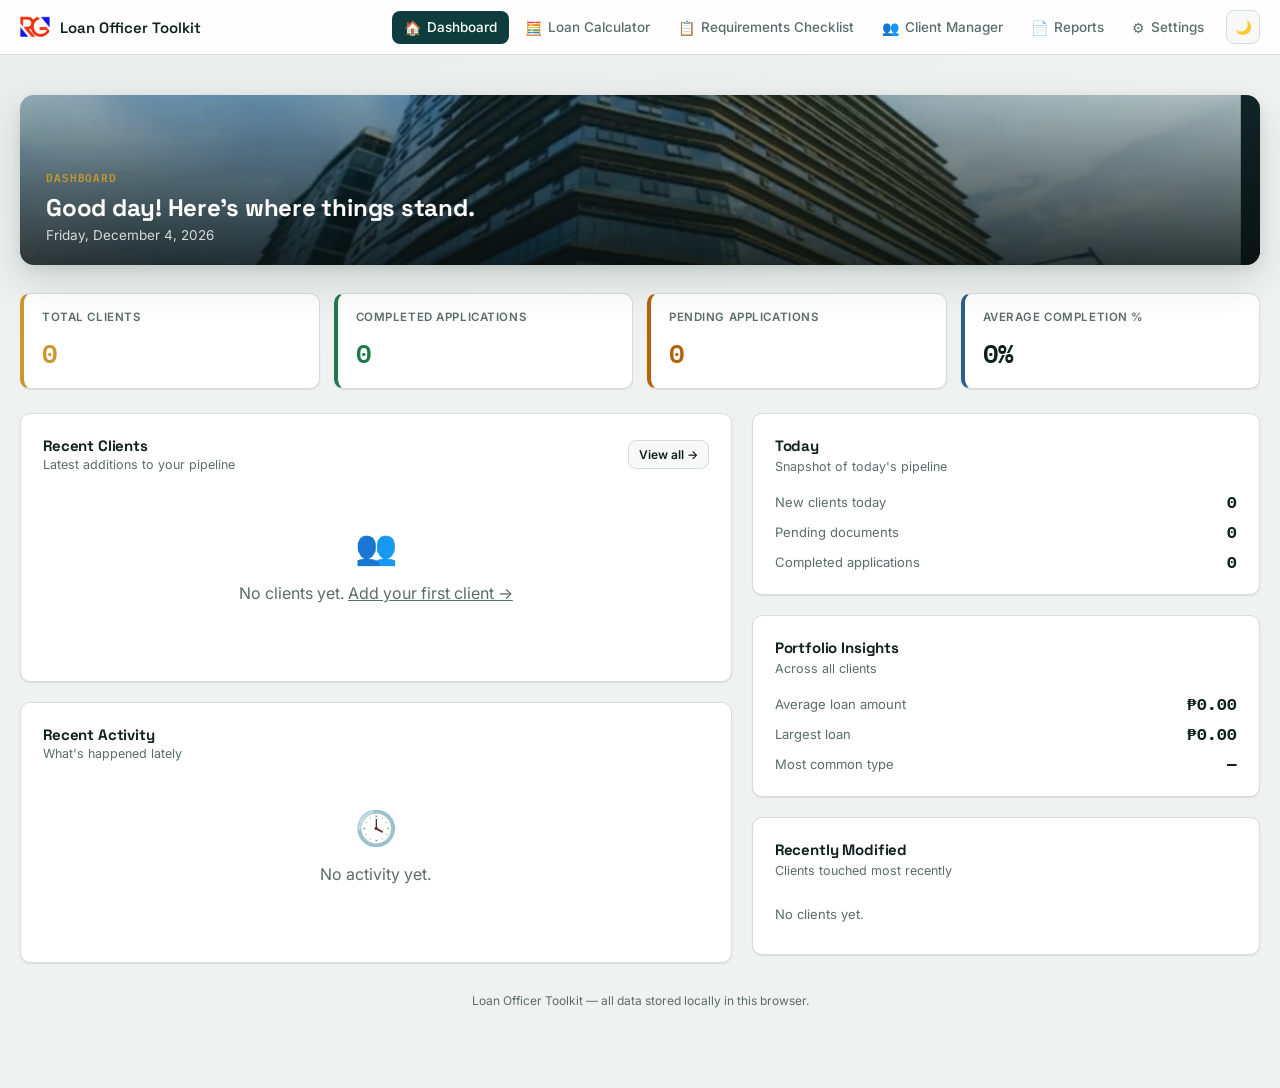
<file: index.html>
<!DOCTYPE html>
<html lang="en">
<head>
<meta charset="UTF-8">
<meta name="viewport" content="width=device-width, initial-scale=1.0">
<title>Dashboard — Loan Officer Toolkit</title>
<link rel="preconnect" href="https://fonts.googleapis.com">
<link rel="preconnect" href="https://fonts.gstatic.com" crossorigin>
<link href="https://fonts.googleapis.com/css2?family=Space+Grotesk:wght@500;600;700&family=Inter:wght@400;500;600&family=IBM+Plex+Mono:wght@400;500;600&display=swap" rel="stylesheet">
<link rel="stylesheet" href="css/style.css">
</head>
<body>

<div id="navbar-root"></div>

<div class="wrap">

  <header class="hero no-print">
    <div class="hero-inner">
      <span class="eyebrow">Dashboard</span>
      <h1>Good day! Here's where things stand.</h1>
      <p id="heroDate"></p>
    </div>
  </header>

  <!-- Primary stats -->
  <div class="stat-grid">
    <div class="stat-card tone-accent">
      <div class="label">Total Clients</div>
      <div class="value" id="statTotalClients">0</div>
    </div>
    <div class="stat-card tone-success">
      <div class="label">Completed Applications</div>
      <div class="value" id="statCompleted">0</div>
    </div>
    <div class="stat-card tone-warning">
      <div class="label">Pending Applications</div>
      <div class="value" id="statPending">0</div>
    </div>
    <div class="stat-card">
      <div class="label">Average Completion %</div>
      <div class="value" id="statAvgCompletion">0%</div>
    </div>
  </div>

  <div class="layout-2col">
    <!-- LEFT: Recent clients + activity -->
    <div>
      <div class="panel" style="margin-bottom:20px;">
        <div class="flex-between" style="margin-bottom:14px;">
          <div>
            <h2 style="margin-bottom:2px;">Recent Clients</h2>
            <p class="sub" style="margin:0;">Latest additions to your pipeline</p>
          </div>
          <a href="clients.html" class="btn btn-sm">View all →</a>
        </div>
        <div class="table-wrap">
          <table class="data-table" id="recentClientsTable">
            <thead>
              <tr><th>Client ID</th><th>Name</th><th>Loan Amount</th><th>Status</th><th>Completion</th></tr>
            </thead>
            <tbody id="recentClientsBody"></tbody>
          </table>
        </div>
        <div class="empty-state" id="recentClientsEmpty" style="display:none;">
          <div class="big-icon">👥</div>
          <p>No clients yet. <a href="clients.html">Add your first client →</a></p>
        </div>
      </div>

      <div class="panel">
        <h2 style="margin-bottom:2px;">Recent Activity</h2>
        <p class="sub" style="margin:0 0 6px;">What's happened lately</p>
        <ul class="activity-list" id="activityList"></ul>
        <div class="empty-state" id="activityEmpty" style="display:none;">
          <div class="big-icon">🕓</div>
          <p>No activity yet.</p>
        </div>
      </div>
    </div>

    <!-- RIGHT: Widgets -->
    <div>
      <div class="panel" style="margin-bottom:20px;">
        <h2>Today</h2>
        <p class="sub">Snapshot of today's pipeline</p>
        <div class="field" style="margin-bottom:10px;">
          <div class="flex-between"><span class="muted" style="font-size:13px;">New clients today</span><strong class="mono" id="widgetTodayClients">0</strong></div>
        </div>
        <div class="field" style="margin-bottom:10px;">
          <div class="flex-between"><span class="muted" style="font-size:13px;">Pending documents</span><strong class="mono" id="widgetPendingDocs">0</strong></div>
        </div>
        <div class="field" style="margin-bottom:0;">
          <div class="flex-between"><span class="muted" style="font-size:13px;">Completed applications</span><strong class="mono" id="widgetCompletedApps">0</strong></div>
        </div>
      </div>

      <div class="panel" style="margin-bottom:20px;">
        <h2>Portfolio Insights</h2>
        <p class="sub">Across all clients</p>
        <div class="field" style="margin-bottom:10px;">
          <div class="flex-between"><span class="muted" style="font-size:13px;">Average loan amount</span><strong class="mono" id="widgetAvgLoan">₱0.00</strong></div>
        </div>
        <div class="field" style="margin-bottom:10px;">
          <div class="flex-between"><span class="muted" style="font-size:13px;">Largest loan</span><strong class="mono" id="widgetLargestLoan">₱0.00</strong></div>
        </div>
        <div class="field" style="margin-bottom:0;">
          <div class="flex-between"><span class="muted" style="font-size:13px;">Most common type</span><strong class="mono" id="widgetCommonType">—</strong></div>
        </div>
      </div>

      <div class="panel">
        <h2>Recently Modified</h2>
        <p class="sub">Clients touched most recently</p>
        <ul class="activity-list" id="recentlyModifiedList"></ul>
      </div>
    </div>
  </div>

  <footer class="note">Loan Officer Toolkit — all data stored locally in this browser.</footer>
</div>

<script src="js/storage.js"></script>
<script src="js/checklist-schema.js"></script>
<script src="js/utils.js"></script>
<script src="js/navbar.js"></script>
<script src="js/dashboard.js"></script>
</body>
</html>
</file>
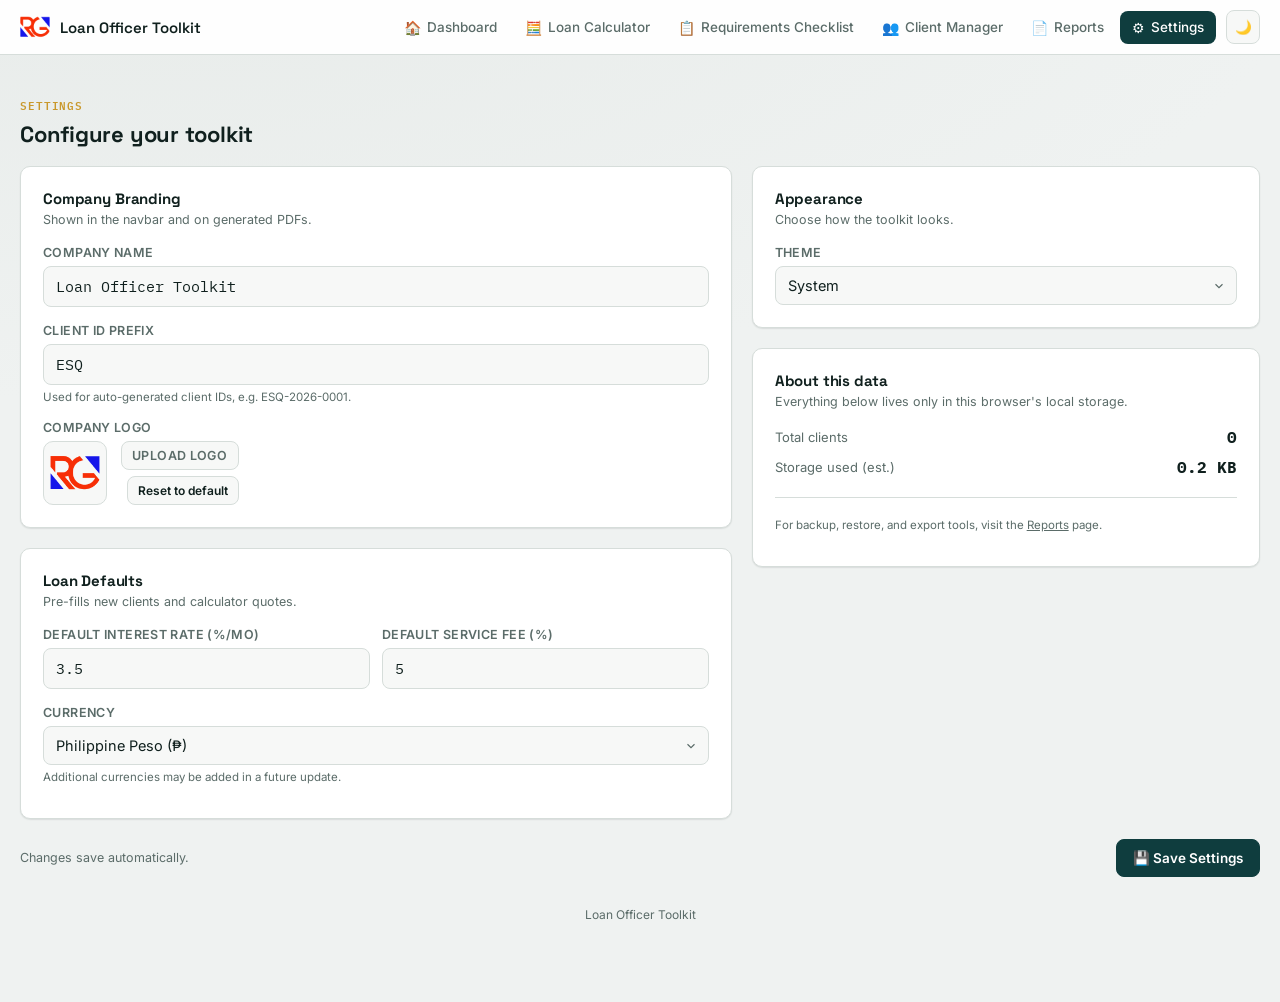
<file: settings.html>
<!DOCTYPE html>
<html lang="en">
<head>
<meta charset="UTF-8">
<meta name="viewport" content="width=device-width, initial-scale=1.0">
<title>Settings — Loan Officer Toolkit</title>
<link rel="preconnect" href="https://fonts.googleapis.com">
<link rel="preconnect" href="https://fonts.gstatic.com" crossorigin>
<link href="https://fonts.googleapis.com/css2?family=Space+Grotesk:wght@500;600;700&family=Inter:wght@400;500;600&family=IBM+Plex+Mono:wght@400;500;600&display=swap" rel="stylesheet">
<link rel="stylesheet" href="css/style.css">
</head>
<body>

<div id="navbar-root"></div>

<div class="wrap">

  <div style="margin:20px 0 18px;">
    <span class="eyebrow">Settings</span>
    <h1 style="font-size:22px;">Configure your toolkit</h1>
  </div>

  <div class="layout-2col">
    <div>
      <div class="panel" style="margin-bottom:20px;">
        <h2>Company Branding</h2>
        <p class="sub">Shown in the navbar and on generated PDFs.</p>
        <div class="field">
          <label for="setCompanyName">Company name</label>
          <input type="text" id="setCompanyName" placeholder="e.g. Esquivel Lending Corp.">
        </div>
        <div class="field">
          <label for="setCompanyPrefix">Client ID prefix</label>
          <input type="text" id="setCompanyPrefix" maxlength="6" placeholder="e.g. ESQ">
          <p class="help">Used for auto-generated client IDs, e.g. ESQ-2026-0001.</p>
        </div>
        <div class="field">
          <label>Company logo</label>
          <div style="display:flex; align-items:center; gap:14px;">
            <img id="logoPreview" class="logo-preview" src="assets/logo.png" alt="Logo preview">
            <div>
              <label class="btn btn-sm" style="cursor:pointer;">Upload logo<input type="file" id="logoInput" accept="image/*" style="display:none;"></label>
              <button class="btn btn-sm" id="resetLogoBtn" style="margin-left:6px;">Reset to default</button>
            </div>
          </div>
        </div>
      </div>

      <div class="panel">
        <h2>Loan Defaults</h2>
        <p class="sub">Pre-fills new clients and calculator quotes.</p>
        <div class="field-row">
          <div class="field">
            <label for="setInterest">Default interest rate (%/mo)</label>
            <input type="number" id="setInterest" min="0" step="0.1">
          </div>
          <div class="field">
            <label for="setFee">Default service fee (%)</label>
            <input type="number" id="setFee" min="0" step="0.5">
          </div>
        </div>
        <div class="field">
          <label for="setCurrency">Currency</label>
          <select id="setCurrency">
            <option value="PHP" selected>Philippine Peso (₱)</option>
          </select>
          <p class="help">Additional currencies may be added in a future update.</p>
        </div>
      </div>
    </div>

    <div>
      <div class="panel" style="margin-bottom:20px;">
        <h2>Appearance</h2>
        <p class="sub">Choose how the toolkit looks.</p>
        <div class="field">
          <label for="setTheme">Theme</label>
          <select id="setTheme">
            <option value="light">Light</option>
            <option value="dark">Dark</option>
            <option value="system">System</option>
          </select>
        </div>
      </div>

      <div class="panel">
        <h2>About this data</h2>
        <p class="sub">Everything below lives only in this browser's local storage.</p>
        <div class="field" style="margin-bottom:10px;"><div class="flex-between"><span class="muted" style="font-size:13px;">Total clients</span><strong class="mono" id="aboutClients">0</strong></div></div>
        <div class="field" style="margin-bottom:0;"><div class="flex-between"><span class="muted" style="font-size:13px;">Storage used (est.)</span><strong class="mono" id="aboutStorage">0 KB</strong></div></div>
        <hr class="divider">
        <p class="help">For backup, restore, and export tools, visit the <a href="reports.html">Reports</a> page.</p>
      </div>
    </div>
  </div>

  <div class="flex-between" style="margin-top:20px;">
    <span class="muted" style="font-size:12.5px;">Changes save automatically.</span>
    <button class="btn btn-primary" id="saveSettingsBtn">💾 Save Settings</button>
  </div>

  <footer class="note">Loan Officer Toolkit</footer>
</div>

<script src="js/storage.js"></script>
<script src="js/checklist-schema.js"></script>
<script src="js/utils.js"></script>
<script src="js/navbar.js"></script>
<script src="js/settings.js"></script>
</body>
</html>
</file>
<file: css/style.css>
/* ============================================================
   Loan Officer Toolkit — Shared Design System
   Extends the original loan calculator's "ledger" theme:
   deep teal + warm gold on a warm-neutral paper background,
   monospace numerals, receipt-tape motifs.
   ============================================================ */

:root {
  --bg: #EFF2F1;
  --bg-texture: #E7EBE9;
  --surface: #FFFFFF;
  --surface-2: #F7F8F7;
  --ink: #10201E;
  --ink-muted: #5B6C69;
  --line: #D6DDDA;
  --primary: #0F3D3E;
  --primary-ink: #ffffff;
  --accent: #C9982B;
  --accent-ink: #241a04;
  --info: #2C5F8A;
  --success: #1E7A4C;
  --warning: #B4610A;
  --danger: #A7332A;
  --radius: 10px;
  --shadow-sm: 0 1px 2px rgba(16,32,30,0.06), 0 1px 1px rgba(16,32,30,0.04);
  --shadow-md: 0 6px 20px rgba(16,32,30,0.08), 0 2px 6px rgba(16,32,30,0.05);
  --shadow-lg: 0 16px 40px rgba(16,32,30,0.14), 0 4px 12px rgba(16,32,30,0.08);
  --font-display: 'Space Grotesk', sans-serif;
  --font-body: 'Inter', sans-serif;
  --font-mono: 'IBM Plex Mono', monospace;
}

html.dark {
  --bg: #0E1614;
  --bg-texture: #0B1210;
  --surface: #16211E;
  --surface-2: #1B2925;
  --ink: #EAF0EC;
  --ink-muted: #93A39D;
  --line: #29372F;
  --primary: #6FBFAF;
  --primary-ink: #06201C;
  --accent: #E3B54C;
  --accent-ink: #241a04;
  --info: #7BB3E0;
  --success: #6FCB9C;
  --warning: #E3944F;
  --danger: #E3766B;
  --shadow-sm: 0 1px 2px rgba(0,0,0,0.3);
  --shadow-md: 0 6px 20px rgba(0,0,0,0.35);
  --shadow-lg: 0 16px 40px rgba(0,0,0,0.5);
}

* { box-sizing: border-box; }
html { color-scheme: light; }
html.dark { color-scheme: dark; }

body {
  margin: 0;
  font-family: var(--font-body);
  background: radial-gradient(1200px 500px at 10% -10%, var(--bg-texture), transparent), var(--bg);
  color: var(--ink);
  min-height: 100vh;
  transition: background 0.3s ease, color 0.3s ease;
  -webkit-font-smoothing: antialiased;
}

@media (prefers-reduced-motion: reduce) {
  *, *::before, *::after { animation-duration: 0.001ms !important; transition-duration: 0.001ms !important; }
}

a { color: inherit; }

.wrap { max-width: 1280px; margin: 0 auto; padding: 20px 20px 80px; }

h1, h2, h3 { font-family: var(--font-display); letter-spacing: -0.01em; margin: 0; }

.eyebrow {
  font-family: var(--font-mono);
  font-size: 11px;
  letter-spacing: 0.08em;
  text-transform: uppercase;
  color: var(--accent);
  font-weight: 600;
  margin-bottom: 6px;
  display: block;
}

/* ============================================================
   Navbar
   ============================================================ */
.navbar {
  position: sticky;
  top: 0;
  z-index: 50;
  display: flex;
  align-items: center;
  justify-content: space-between;
  gap: 16px;
  padding: 10px 20px;
  background: color-mix(in srgb, var(--surface) 92%, transparent);
  backdrop-filter: blur(10px);
  border-bottom: 1px solid var(--line);
  flex-wrap: wrap;
}
.navbar-brand { display: flex; align-items: center; gap: 10px; font-family: var(--font-display); font-weight: 600; font-size: 15px; }
.navbar-logo { width: 30px; height: 30px; object-fit: contain; border-radius: 6px; }
.navbar-toggle {
  display: none;
  background: none; border: 1px solid var(--line); border-radius: 8px;
  width: 38px; height: 38px; font-size: 16px; cursor: pointer; color: var(--ink);
}
.navbar-links { display: flex; align-items: center; gap: 4px; flex-wrap: wrap; }
.nav-link {
  display: flex; align-items: center; gap: 6px;
  text-decoration: none;
  font-size: 13.5px; font-weight: 500;
  color: var(--ink-muted);
  padding: 8px 12px;
  border-radius: 8px;
  transition: background 0.15s ease, color 0.15s ease;
}
.nav-link:hover { background: var(--surface-2); color: var(--ink); }
.nav-link.active { background: var(--primary); color: var(--primary-ink); }
.nav-icon { font-size: 14px; }
.navbar-dark {
  width: 36px; height: 36px; border-radius: 999px; padding: 0;
  display: flex; align-items: center; justify-content: center;
  margin-left: 6px;
}

@media (max-width: 880px) {
  .navbar-toggle { display: block; }
  .navbar-links {
    display: none;
    width: 100%;
    flex-direction: column;
    align-items: stretch;
    background: var(--surface);
    border: 1px solid var(--line);
    border-radius: var(--radius);
    padding: 8px;
    margin-top: 8px;
    box-shadow: var(--shadow-md);
  }
  .navbar-links.open { display: flex; }
  .nav-link { width: 100%; }
  .navbar-dark { align-self: flex-start; margin: 4px 0 0 4px; }
}

/* ============================================================
   Hero banner (Dashboard)
   ============================================================ */
.hero {
  position: relative;
  overflow: hidden;
  border-radius: 14px;
  margin: 20px 0 28px;
  min-height: 170px;
  box-shadow: var(--shadow-lg);
  background-image: url('../assets/hero-bg.jpg');
  background-size: cover;
  background-position: center 58%;
  display: flex;
  align-items: flex-end;
}
.hero::before {
  content: "";
  position: absolute; inset: 0;
  background: linear-gradient(180deg, rgba(15,61,62,0.35) 0%, rgba(8,18,17,0.85) 100%);
}
html.dark .hero::before { background: linear-gradient(180deg, rgba(6,16,14,0.55) 0%, rgba(3,8,7,0.92) 100%); }
.hero-inner { position: relative; z-index: 1; width: 100%; padding: 22px 26px; }
.hero h1 { color: #fff; font-size: 24px; }
.hero p { color: rgba(255,255,255,0.8); margin: 4px 0 0; font-size: 13.5px; }

/* ============================================================
   Buttons
   ============================================================ */
.btn {
  font-family: var(--font-body);
  font-weight: 600;
  font-size: 13.5px;
  padding: 10px 16px;
  border-radius: 8px;
  border: 1px solid var(--line);
  background: var(--surface-2);
  color: var(--ink);
  cursor: pointer;
  display: inline-flex; align-items: center; justify-content: center; gap: 8px;
  transition: all 0.15s ease;
  text-decoration: none;
  white-space: nowrap;
}
.btn:hover { transform: translateY(-1px); box-shadow: var(--shadow-sm); }
.btn:active { transform: translateY(0); }
.btn-primary { background: var(--primary); color: var(--primary-ink); border-color: var(--primary); }
.btn-accent { background: var(--accent); color: var(--accent-ink); border-color: var(--accent); }
.btn-danger { background: var(--danger); color: #fff; border-color: var(--danger); }
.btn-sm { padding: 6px 10px; font-size: 12px; }
.btn-icon { width: 34px; height: 34px; padding: 0; flex-shrink: 0; }
.btn:disabled { opacity: 0.5; cursor: not-allowed; transform: none; }

/* ============================================================
   Panels / Cards
   ============================================================ */
.panel {
  background: var(--surface);
  border: 1px solid var(--line);
  border-radius: var(--radius);
  box-shadow: var(--shadow-sm);
  padding: 22px;
}
.panel h2 { font-size: 15px; margin: 0 0 4px; }
.panel .sub { color: var(--ink-muted); font-size: 12.5px; margin: 0 0 18px; }

.stat-grid {
  display: grid;
  grid-template-columns: repeat(auto-fit, minmax(200px, 1fr));
  gap: 14px;
  margin-bottom: 24px;
}
.stat-card {
  background: var(--surface);
  border: 1px solid var(--line);
  border-left: 4px solid var(--info);
  border-radius: var(--radius);
  padding: 16px 18px;
  box-shadow: var(--shadow-sm);
  transition: box-shadow 0.2s ease, transform 0.2s ease;
}
.stat-card:hover { transform: translateY(-2px); box-shadow: var(--shadow-md); }
.stat-card.tone-success { border-left-color: var(--success); }
.stat-card.tone-warning { border-left-color: var(--warning); }
.stat-card.tone-accent { border-left-color: var(--accent); }
.stat-card.tone-danger { border-left-color: var(--danger); }
.stat-card.tone-info { border-left-color: var(--info); }
.stat-card .label { font-size: 11.5px; font-weight: 600; text-transform: uppercase; letter-spacing: 0.05em; color: var(--ink-muted); margin-bottom: 8px; }
.stat-card .value { font-family: var(--font-mono); font-size: 26px; font-weight: 600; letter-spacing: -0.01em; }
.stat-card.tone-success .value { color: var(--success); }
.stat-card.tone-warning .value { color: var(--warning); }
.stat-card.tone-accent .value { color: var(--accent); }
.stat-card.tone-danger .value { color: var(--danger); }
.stat-card.tone-info .value { color: var(--info); }
.stat-card .delta { font-size: 11.5px; color: var(--ink-muted); margin-top: 4px; }

.card.updated { animation: pulse 0.5s ease; }
@keyframes pulse {
  0% { box-shadow: var(--shadow-sm); }
  40% { box-shadow: 0 0 0 3px color-mix(in srgb, var(--info) 25%, transparent); }
  100% { box-shadow: var(--shadow-sm); }
}

/* ============================================================
   Grid layout helper
   ============================================================ */
.layout-2col { display: grid; grid-template-columns: 1.4fr 1fr; gap: 20px; align-items: start; }
@media (max-width: 900px) { .layout-2col { grid-template-columns: 1fr; } }

/* ============================================================
   Forms
   ============================================================ */
.field { margin-bottom: 16px; }
.field:last-child { margin-bottom: 0; }
.field label {
  display: block; font-size: 12.5px; font-weight: 600;
  color: var(--ink-muted); margin-bottom: 6px;
  text-transform: uppercase; letter-spacing: 0.03em;
}
.field-row { display: grid; grid-template-columns: 1fr 1fr; gap: 12px; }
.field-row-3 { display: grid; grid-template-columns: 1fr 1fr 1fr; gap: 12px; }
@media (max-width: 560px) { .field-row, .field-row-3 { grid-template-columns: 1fr; } }

.input-group { position: relative; display: flex; align-items: center; }
.input-group .prefix { position: absolute; left: 12px; color: var(--ink-muted); font-family: var(--font-mono); font-size: 14px; pointer-events: none; }
.input-group .suffix { position: absolute; right: 12px; color: var(--ink-muted); font-family: var(--font-mono); font-size: 13px; pointer-events: none; }

input[type="text"], input[type="number"], input[type="tel"], input[type="date"], input[type="search"], input[type="password"], select, textarea {
  width: 100%;
  font-family: var(--font-mono);
  font-size: 14.5px;
  padding: 10px 12px;
  border-radius: 8px;
  border: 1px solid var(--line);
  background: var(--surface-2);
  color: var(--ink);
  transition: border-color 0.15s ease, box-shadow 0.15s ease;
  appearance: none; -moz-appearance: none; -webkit-appearance: none;
}
textarea { font-family: var(--font-body); resize: vertical; min-height: 70px; }
input.has-prefix { padding-left: 30px; }
input.has-suffix { padding-right: 30px; }
select {
  font-family: var(--font-body); cursor: pointer; padding-right: 32px;
  background-image: url("data:image/svg+xml;utf8,<svg xmlns='http://www.w3.org/2000/svg' width='14' height='14' viewBox='0 0 24 24' fill='none' stroke='%235B6C69' stroke-width='2'><path d='M6 9l6 6 6-6'/></svg>");
  background-repeat: no-repeat; background-position: right 10px center;
}
input:focus, select:focus, textarea:focus {
  outline: none; border-color: var(--primary);
  box-shadow: 0 0 0 3px color-mix(in srgb, var(--primary) 22%, transparent);
}
input:focus-visible, select:focus-visible, button:focus-visible, a:focus-visible {
  outline: 2px solid var(--accent); outline-offset: 2px;
}
.help { font-size: 11.5px; color: var(--ink-muted); margin-top: 5px; }
.divider { height: 1px; background: var(--line); margin: 20px 0; border: none; }

/* ============================================================
   Table
   ============================================================ */
.table-wrap { overflow-x: auto; }
table.data-table { width: 100%; border-collapse: collapse; font-size: 13.5px; }
table.data-table th {
  text-align: left; font-size: 11px; text-transform: uppercase; letter-spacing: 0.04em;
  color: var(--ink-muted); font-weight: 600; padding: 10px 12px; border-bottom: 1px solid var(--line);
  white-space: nowrap;
}
table.data-table td { padding: 12px; border-bottom: 1px solid var(--line); vertical-align: middle; }
table.data-table tr:hover td { background: var(--surface-2); }
table.data-table tr:last-child td { border-bottom: none; }
.mono { font-family: var(--font-mono); }
.row-actions { display: flex; gap: 6px; flex-wrap: wrap; }

/* ============================================================
   Badges / Status pills
   ============================================================ */
.badge {
  display: inline-flex; align-items: center; gap: 5px;
  font-size: 11.5px; font-weight: 600; padding: 4px 10px; border-radius: 999px;
  border: 1px solid transparent;
}
.badge-dot { width: 6px; height: 6px; border-radius: 50%; background: currentColor; }
.badge-gray { background: color-mix(in srgb, var(--ink-muted) 14%, transparent); color: var(--ink-muted); }
.badge-orange { background: color-mix(in srgb, var(--warning) 16%, transparent); color: var(--warning); }
.badge-green { background: color-mix(in srgb, var(--success) 16%, transparent); color: var(--success); }
.badge-red { background: color-mix(in srgb, var(--danger) 16%, transparent); color: var(--danger); }
.badge-blue { background: color-mix(in srgb, var(--info) 16%, transparent); color: var(--info); }

/* ============================================================
   Progress bar
   ============================================================ */
.progress-track { height: 8px; border-radius: 999px; background: var(--surface-2); border: 1px solid var(--line); overflow: hidden; }
.progress-fill { height: 100%; background: linear-gradient(90deg, var(--primary), var(--accent)); border-radius: 999px; transition: width 0.4s ease; }
.progress-label { display: flex; justify-content: space-between; font-size: 12px; color: var(--ink-muted); margin-bottom: 6px; }

/* ============================================================
   Checklist
   ============================================================ */
.checklist-section { border: 1px solid var(--line); border-radius: var(--radius); margin-bottom: 14px; overflow: hidden; background: var(--surface); }
.checklist-section-header {
  display: flex; align-items: center; justify-content: space-between;
  padding: 14px 16px; cursor: pointer; background: var(--surface-2); user-select: none;
}
.checklist-section-header h3 { font-size: 14px; }
.checklist-section-count { font-family: var(--font-mono); font-size: 12px; color: var(--ink-muted); }
.checklist-section-body { padding: 6px 16px 14px; display: none; }
.checklist-section.open .checklist-section-body { display: block; }
.checklist-section-header .chev { transition: transform 0.2s ease; color: var(--ink-muted); }
.checklist-section.open .chev { transform: rotate(180deg); }

.checklist-item {
  display: flex; align-items: flex-start; gap: 12px;
  padding: 12px 4px; border-bottom: 1px dashed var(--line);
}
.checklist-item:last-child { border-bottom: none; }
.checklist-item .item-main { flex: 1; min-width: 0; }
.checklist-item .item-label { font-size: 13.5px; font-weight: 500; }
.checklist-item .item-hint { font-size: 11.5px; color: var(--ink-muted); margin-top: 2px; }
.checklist-item .item-controls { display: flex; align-items: center; gap: 8px; flex-shrink: 0; flex-wrap: wrap; justify-content: flex-end; }
.status-select {
  font-family: var(--font-body); font-size: 12px; padding: 6px 10px; width: auto; min-width: 108px;
}
.note-toggle { background: none; border: none; cursor: pointer; color: var(--ink-muted); font-size: 14px; padding: 4px; }
.note-toggle.has-note { color: var(--accent); }
.item-note-box { display: none; margin-top: 8px; }
.item-note-box.open { display: block; }
.item-note-box textarea { font-size: 12.5px; font-family: var(--font-body); min-height: 50px; }

/* ============================================================
   Modal
   ============================================================ */
.modal-overlay {
  position: fixed; inset: 0; background: rgba(8,16,15,0.55);
  display: none; align-items: center; justify-content: center; z-index: 200; padding: 20px;
  backdrop-filter: blur(2px);
}
.modal-overlay.show { display: flex; }
.modal {
  background: var(--surface); border-radius: 14px; border: 1px solid var(--line);
  box-shadow: var(--shadow-lg); width: 100%; max-width: 720px; max-height: 88vh;
  display: flex; flex-direction: column; overflow: hidden;
}
.modal-header { display: flex; align-items: center; justify-content: space-between; padding: 18px 22px; border-bottom: 1px solid var(--line); }
.modal-header h2 { font-size: 16px; }
.modal-close { background: none; border: none; font-size: 18px; cursor: pointer; color: var(--ink-muted); width: 32px; height: 32px; border-radius: 8px; }
.modal-close:hover { background: var(--surface-2); }
.modal-body { padding: 20px 22px; overflow-y: auto; }
.modal-footer { padding: 16px 22px; border-top: 1px solid var(--line); display: flex; justify-content: flex-end; gap: 10px; flex-wrap: wrap; }

.tabs { display: flex; gap: 4px; border-bottom: 1px solid var(--line); margin-bottom: 18px; flex-wrap: wrap; }
.tab-btn { background: none; border: none; padding: 10px 14px; font-size: 13px; font-weight: 600; color: var(--ink-muted); cursor: pointer; border-bottom: 2px solid transparent; margin-bottom: -1px; }
.tab-btn.active { color: var(--primary); border-bottom-color: var(--primary); }
html.dark .tab-btn.active { color: var(--accent); border-bottom-color: var(--accent); }
.tab-panel { display: none; }
.tab-panel.active { display: block; }

/* ============================================================
   Toast
   ============================================================ */
.toast {
  position: fixed; bottom: 24px; left: 50%; transform: translateX(-50%) translateY(20px);
  background: var(--ink); color: var(--bg);
  padding: 12px 20px; border-radius: 8px; font-size: 13px; font-weight: 500;
  box-shadow: var(--shadow-lg); opacity: 0; pointer-events: none;
  transition: opacity 0.25s ease, transform 0.25s ease; z-index: 300; max-width: 320px;
}
.toast.show { opacity: 1; transform: translateX(-50%) translateY(0); }

/* ============================================================
   Misc utility
   ============================================================ */
.flex-between { display: flex; align-items: center; justify-content: space-between; gap: 12px; flex-wrap: wrap; }
.muted { color: var(--ink-muted); }
.empty-state { text-align: center; padding: 40px 20px; color: var(--ink-muted); }
.empty-state .big-icon { font-size: 34px; margin-bottom: 10px; }
footer.note { text-align: center; color: var(--ink-muted); font-size: 12px; margin-top: 30px; }
.chip-row { display: flex; gap: 8px; flex-wrap: wrap; }
.chip {
  font-size: 12px; font-weight: 600; padding: 6px 12px; border-radius: 999px;
  border: 1px solid var(--line); background: var(--surface); cursor: pointer; color: var(--ink-muted);
}
.chip.active { background: var(--primary); color: var(--primary-ink); border-color: var(--primary); }
.activity-list { list-style: none; margin: 0; padding: 0; }
.activity-list li { display: flex; gap: 10px; padding: 10px 0; border-bottom: 1px dashed var(--line); font-size: 13px; }
.activity-list li:last-child { border-bottom: none; }
.activity-list .a-time { color: var(--ink-muted); font-size: 11.5px; margin-left: auto; white-space: nowrap; }
.chart-card { background: var(--surface); border: 1px solid var(--line); border-radius: var(--radius); box-shadow: var(--shadow-sm); padding: 18px; }
.logo-preview { width: 64px; height: 64px; border-radius: 10px; border: 1px solid var(--line); object-fit: contain; background: var(--surface-2); padding: 6px; }

/* ---------- Receipt tape (calculator signature element) ---------- */
.tape-wrap { background: var(--surface); border: 1px solid var(--line); border-radius: var(--radius); box-shadow: var(--shadow-sm); padding: 22px 0 6px; margin-bottom: 24px; }
.tape-wrap h2 { margin: 0 22px 4px; }
.tape-wrap .sub { margin: 0 22px 18px; }
.tape {
  font-family: var(--font-mono); font-size: 13px; line-height: 1.9;
  background: repeating-linear-gradient(var(--surface-2), var(--surface-2) 27px, transparent 27px, transparent 28px);
  background-color: var(--surface-2);
  padding: 10px 24px 18px; max-height: 340px; overflow-y: auto; border-top: 1px dashed var(--line);
}
.tape::-webkit-scrollbar { width: 8px; }
.tape::-webkit-scrollbar-thumb { background: var(--line); border-radius: 4px; }
.tape-line { display: flex; justify-content: space-between; gap: 16px; white-space: pre; }
.tape-line.head { color: var(--ink); font-weight: 600; margin-top: 6px; white-space: normal; }
.tape-line.calc { color: var(--ink-muted); padding-left: 10px; }
.tape-line.result { color: var(--primary); font-weight: 600; padding-left: 10px; }
html.dark .tape-line.result { color: var(--accent); }
.tape-line.rule { border-top: 1px dashed var(--line); margin: 8px 0; }

/* ---------- Loan summary rows ---------- */
.summary-row { display: flex; justify-content: space-between; align-items: baseline; padding: 12px 4px; border-bottom: 1px solid var(--line); gap: 10px; }
.summary-row .k { font-size: 13px; color: var(--ink-muted); }
.summary-row .v { font-family: var(--font-mono); font-size: 14.5px; font-weight: 600; }
.summary-row.total .v { color: var(--primary); font-size: 17px; }
html.dark .summary-row.total .v { color: var(--accent); }

/* ---------- Validation banner ---------- */
.validation-banner {
  display: none; background: color-mix(in srgb, var(--danger) 10%, var(--surface)); border: 1px solid var(--danger);
  color: var(--danger); border-radius: 8px; padding: 12px 16px; font-size: 13px; font-weight: 500; margin-bottom: 20px;
}
.validation-banner.show { display: block; }

@media print {
  body * { visibility: hidden; }
  #printArea, #printArea * { visibility: visible; }
  #printArea { position: absolute; top: 0; left: 0; width: 100%; padding: 20px; }
  .no-print { display: none !important; }
}
</file>
